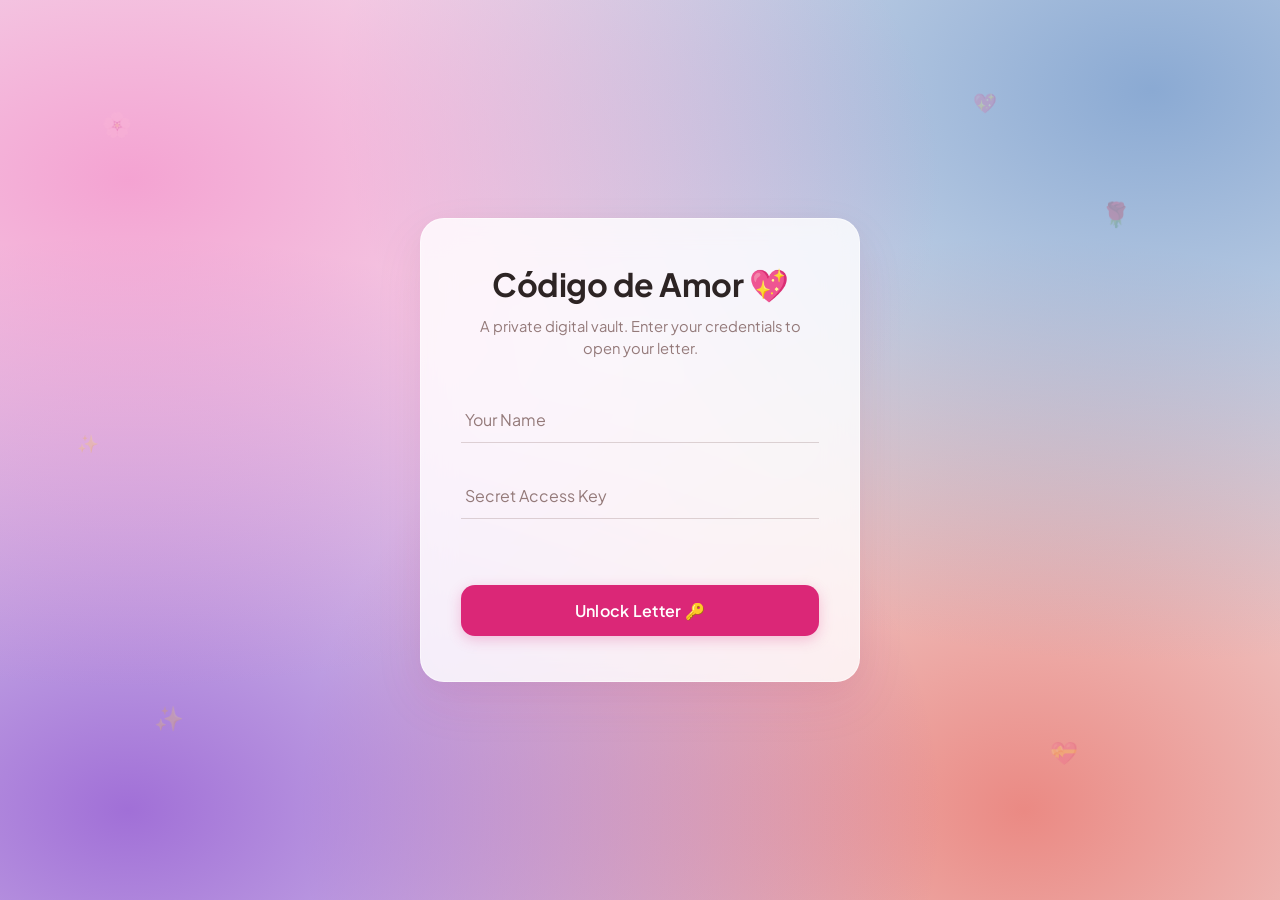
<file: index.html>
<!doctype html>
<html lang="en">
  <head>
    <meta charset="UTF-8" />
    <meta name="viewport" content="width=device-width, initial-scale=1.0" />
    <title>Solo Para Ti 🕊️</title>
    <link rel="icon" href="https://fav.farm/💌" />
    <link rel="stylesheet" href="styles.css" />
  </head>
  <body>
    <div class="floating-particle" id="p1">🌸</div>
    <div class="floating-particle" id="p2">✨</div>
    <div class="floating-particle" id="p3">🌹</div>
    <div class="floating-particle" id="p4">💖</div>
    <div class="floating-particle" id="p5">💝</div>
    <div class="floating-particle" id="p6">✨</div>

    <div class="card-container" id="gatekeeper-card">
      <h1 class="landing-title">Código de Amor 💖</h1>
      <p class="landing-subtitle">
        A private digital vault. Enter your credentials to open your letter.
      </p>

      <form id="vault-form" onsubmit="unlockVault(event)">
        <div class="input-group">
          <input type="text" id="recipient-name" required autocomplete="off" />
          <label>Your Name</label>
        </div>

        <div class="input-group">
          <input type="password" id="secret-key" required autocomplete="off" />
          <label>Secret Access Key</label>
        </div>

        <p class="error-message" id="gate-error"></p>

        <button type="submit" class="unlock-btn" id="submit-btn">
          Unlock Letter 🔑
        </button>
      </form>
    </div>

    <!-- PHASE 2: The Timeline Mailbox (Letter Selection - New!) -->
    <div class="card-container hidden" id="selection-card">
      <div class="mailbox-header">
        <h2 class="timeline-title">Your Secure Mailbox 🕊️</h2>
        <button class="logout-btn" onclick="logoutVault()">
          Lock Mailbox 🔒
        </button>
      </div>
      <p class="timeline-subtitle" id="mailbox-subtitle">
        Select a manuscript from your digital timeline to read it.
      </p>

      <div class="timeline-list" id="timeline-list"></div>
    </div>

    <!-- PHASE 3: The Adaptive Letter Canvas (Reading Room) -->
    <div class="card-container hidden" id="letter-card">
      <button class="back-btn" onclick="backToMailbox()">
        ← Back to Mailbox
      </button>

      <div class="header-tags">
        <span>De: Upsilon Vibes ✨</span>
        <span id="recipient-tag">Para: ... 🕊️</span>
      </div>
      <div class="cc-tag" id="cc-tag">CC: ... 🧩</div>

      <hr class="divider" />

      <div id="media-attachment-box"></div>

      <div id="gallery-hook"></div>

      <article class="letter-body" id="letter-content"></article>
      <div id="reply-hook"></div>
    </div>

    <!-- Core Script Engine -->
    <script src="router.js"></script>
  </body>
</html>
</file>
<file: styles.css>
/* ==========================================================================
   Design System Setup & Imports
   ========================================================================== */
@import url('https://fonts.googleapis.com/css2?family=Plus+Jakarta+Sans:wght@300;400;500;600;700&display=swap');

:root {
    --primary-rose: #db2777;
    --primary-rose-hover: #be185d;
    --espresso-text: #2d2424;
     --rose-gold: #947a7a;
    --soft-border: rgba(255, 255, 255, 0.45);
    --glass-bg: rgba(255, 255, 255, 0.82);
    --spring-easing: cubic-bezier(0.175, 0.885, 0.32, 1.15);
}

* {
    box-sizing: border-box;
    margin: 0;
    padding: 0;
}

body {
    /* High-end ambient mesh background using layered glowing gradients */
    background-color: #f3f4f6;
    background-image:
        radial-gradient(at 10% 20%, rgba(245, 109, 186, 0.6) 0px, transparent 50%),
        radial-gradient(at 90% 10%, rgba(94, 138, 196, 0.7) 0px, transparent 50%),
        radial-gradient(at 10% 90%, rgba(106, 23, 194, 0.6) 0px, transparent 50%),
        radial-gradient(at 80% 90%, rgba(226, 32, 18, 0.5) 0px, transparent 50%);

    font-family: 'Plus Jakarta Sans', system-ui, -apple-system, sans-serif;
    display: flex;
    justify-content: center;
    align-items: center;
    min-height: 100vh;
    padding: 24px;
    overflow-y: auto;
    position: relative;
}

/* ==========================================================================
   Ambient Floating System (Subtle & Elegant)
   ========================================================================== */
.floating-particle {
    position: absolute;
    font-size: 1.5rem;
    opacity: 0.22;
    /* Softened so it sits purely in the background */
    animation: floatAnim 8s ease-in-out infinite;
    user-select: none;
    pointer-events: none;
    filter: drop-shadow(0 4px 6px rgba(0, 0, 0, 0.02));
}

#p1 {
    top: 12%;
    left: 8%;
    animation-duration: 9s;
}

#p2 {
    top: 78%;
    left: 12%;
    animation-duration: 11s;
    animation-delay: 1s;
}

#p3 {
    top: 22%;
    left: 86%;
    animation-duration: 10s;
    animation-delay: 1.5s;
}

#p4 {
    top: 10%;
    left: 76%;
    font-size: 1.2rem;
    animation-duration: 8s;
    animation-delay: 2.5s;
}

#p5 {
    top: 82%;
    left: 82%;
    font-size: 1.4rem;
    animation-duration: 12s;
    animation-delay: 0.5s;
}

#p6 {
    top: 48%;
    left: 6%;
    font-size: 1.1rem;
    animation-duration: 9s;
    animation-delay: 3s;
}

@keyframes floatAnim {

    0%,
    100% {
        transform: translateY(0) translateX(0) rotate(0deg);
    }

    50% {
        transform: translateY(-15px) translateX(8px) rotate(8deg);
    }
}

/* ==========================================================================
   Unified Glassmorphism Card System
   ========================================================================== */
.card-container {
    background: var(--glass-bg);
    width: 100%;
    max-width: 440px;
    /* Snugger layout specifically optimized for inputs */
    padding: 45px 40px;
    border-radius: 24px;
    border: 1px solid var(--soft-border);
    backdrop-filter: blur(16px) saturate(120%);
    -webkit-backdrop-filter: blur(16px) saturate(120%);

    /* Clean physical elevation shadows */
    box-shadow:
        0 4px 30px rgba(0, 0, 0, 0.03),
        0 20px 50px rgba(219, 39, 119, 0.08);

    transition:
        transform 0.5s var(--spring-easing),
        opacity 0.4s ease,
        box-shadow 0.4s ease;
    position: relative;
    z-index: 10;
}

.card-container:hover {
    box-shadow:
        0 4px 30px rgba(0, 0, 0, 0.03),
        0 30px 60px rgba(219, 39, 119, 0.12);
}

.hidden {
    display: none !important;
    opacity: 0;
    transform: scale(0.96) translateY(8px);
}

/* ==========================================================================
   Landing Gate Interface Details
   ========================================================================== */
.landing-title {
    color: var(--espresso-text);
    font-size: 2rem;
    font-weight: 700;
    text-align: center;
    margin-bottom: 10px;
    letter-spacing: -0.5px;
}

.landing-subtitle {
    color: var(--rose-gold);
    font-size: 0.92rem;
    font-weight: 400;
    text-align: center;
    margin-bottom: 38px;
    line-height: 1.50;
    padding: 0 10px;
}

/* Floating Label Interactive Input Groups */
.input-group {
    position: relative;
    margin-bottom: 30px;
}

.input-group input {
    width: 100%;
    padding: 12px 4px;
    font-family: inherit;
    font-size: 1rem;
    font-weight: 500;
    color: var(--espresso-text);
    border: none;
    border-bottom: 1.5px solid rgba(148, 122, 122, 0.3);
    background: transparent;
    outline: none;
    transition: border-color 0.25s ease;
}

.input-group label {
    position: absolute;
    top: 12px;
    left: 4px;
    font-size: 1rem;
    color: var(--rose-gold);
    pointer-events: none;
    transition: 0.2s cubic-bezier(0.25, 0.8, 0.25, 1) all;
}

/* Perfecting floating states */
.input-group input:focus~label,
.input-group input:valid~label {
    top: -14px;
    left: 2px;
    font-size: 0.82rem;
    color: var(--primary-rose);
    font-weight: 700;
}

.input-group input:focus {
    border-bottom: 1.5px solid var(--primary-rose);
}

/* Buttons and Dynamic Alerts */
.unlock-btn {
    width: 100%;
    padding: 15px;
    background: var(--primary-rose);
    color: #ffffff;
    border: none;
    border-radius: 14px;
    font-family: inherit;
    font-size: 1rem;
    font-weight: 600;
    letter-spacing: 0.3px;
    cursor: pointer;
    box-shadow: 0 4px 14px rgba(219, 39, 119, 0.25);
    transition: background 0.2s ease, transform 0.2s ease, box-shadow 0.2s ease;
}

.unlock-btn:hover {
    background: var(--primary-rose-hover);
    transform: translateY(-1px);
    box-shadow: 0 6px 20px rgba(219, 39, 119, 0.35);
}

.unlock-btn:active {
    transform: translateY(1px);
}

.error-message {
    color: #e11d48;
    font-size: 0.85rem;
    text-align: center;
    margin-bottom: 18px;
    min-height: 18px;
    font-weight: 600;
}

/* Enhanced Feedback Shake */
.shake {
    animation: shakeAnim 0.35s ease-in-out;
}

@keyframes shakeAnim {

    0%,
    100% {
        transform: translateX(0);
    }

    15%,
    45%,
    75% {
        transform: translateX(-6px);
    }

    30%,
    60%,
    90% {
        transform: translateX(6px);
    }
}

/* ==========================================================================
   PHASE 2: Timeline Selection View Design
   ========================================================================== */
#selection-card {
    max-width: 480px;
    padding: 45px 30px;
}

.timeline-title {
    color: var(--espresso-text);
    font-size: 1.65rem;
    font-weight: 700;
    text-align: center;
    margin-bottom: 6px;
    letter-spacing: -0.3px;
}

.timeline-subtitle {
    color: var(--rose-gold);
    font-size: 0.88rem;
    text-align: center;
    margin-bottom: 35px;
}

/* Timeline List Container */
.timeline-list {
    display: flex;
    flex-direction: column;
    gap: 16px;
    max-height: 380px;
    /* Limits size and gracefully allows scrolling if you have 10+ letters */
    overflow-y: auto;
    padding-right: 6px;
}

/* Custom Scrollbar for a luxurious feel */
.timeline-list::-webkit-scrollbar {
    width: 4px;
}

.timeline-list::-webkit-scrollbar-thumb {
    background: rgba(219, 39, 119, 0.2);
    border-radius: 10px;
}

/* Individual Interactive Letter Row Item */
.timeline-item {
    position: relative;
    display: flex;
    justify-content: space-between;
    align-items: center;
    padding: 20px 22px;
    background: rgba(255, 255, 255, 0.62);
    border: 1px solid rgba(255, 255, 255, 0.85);
    border-radius: 18px;
    cursor: pointer;
    overflow: hidden;

    transition:
        transform 0.3s var(--spring-easing),
        background 0.3s ease,
        border-color 0.3s ease,
        box-shadow 0.3s ease;
}

.timeline-item:hover {
    background: rgba(255, 255, 255, 0.9);
    border-color: rgba(219, 39, 119, 0.2);
    transform: translateY(-3px);
    box-shadow: 0 12px 24px rgba(219, 39, 119, 0.07);
}

/* Soft letter-paper glow */
.timeline-item::before {
    content: "✉";
    position: absolute;
    right: 24px;
    top: 50%;
    transform: translateY(-50%) rotate(-8deg);
    font-size: 2.8rem;
    color: var(--primary-rose);
    opacity: 0.055;
    pointer-events: none;
    transition: transform 0.3s ease, opacity 0.3s ease;
}

.timeline-item:hover::before {
    transform: translateY(-50%) rotate(0deg) scale(1.08);
    opacity: 0.09;
}

/* Bottom accent */
.timeline-item::after {
    content: "";
    position: absolute;
    bottom: 0;
    left: 18px;
    right: 18px;
    height: 2px;
    background: linear-gradient(to right,
            transparent,
            rgba(219, 39, 119, 0.55),
            transparent);
    opacity: 0;
    transition: opacity 0.3s ease;
}

.timeline-item:hover::after {
    opacity: 1;
}

/* Envelope item action click state */
.envelope-opening {
    animation: envelopeOpen 0.38s ease forwards;
    pointer-events: none;
}

@keyframes envelopeOpen {
    0% {
        transform: scale(1) translateY(0);
        opacity: 1;
    }

    45% {
        transform: scale(0.98) translateY(-2px);
    }

    100% {
        transform: scale(0.94) translateY(-8px);
        opacity: 0;
    }
}

@keyframes openFlapAnim {
    0% {
        transform: scale(1);
        background: #ffffff;
    }

    50% {
        transform: scale(0.98) translateY(2px);
        background: #fdf2f8;
    }

    100% {
        transform: scale(0.95) translateY(-8px);
        opacity: 0;
    }
}

/* Left-Side Meta Info block */
.item-meta {
    display: flex;
    flex-direction: column;
    gap: 4px;
}

.item-date {
    font-size: 0.75rem;
    font-weight: 700;
    text-transform: uppercase;
    color: var(--primary-rose);
    letter-spacing: 1px;
}

.item-title {
    font-family: 'Playfair Display', Georgia, serif;
    font-size: 1.02rem;
    font-weight: 600;
    line-height: 1.35;
    color: var(--espresso-text);
}

.item-number {
    display: inline-flex;
    align-items: center;
    justify-content: center;
    min-width: 42px;
    height: 26px;
    padding: 0 9px;
    margin-right: 10px;
    border-radius: 7px;
    background: rgba(219, 39, 119, 0.07);
    border: 1px solid rgba(219, 39, 119, 0.14);
    color: var(--primary-rose);
    font-family: 'Plus Jakarta Sans', sans-serif;
    font-size: 0.68rem;
    font-weight: 700;
    letter-spacing: 0.6px;
    flex-shrink: 0;
    transition: background 0.25s ease, transform 0.25s ease;
}
.item-info {
    display: flex;
    flex-direction: column;
    gap: 5px;
    min-width: 0;
}

.item-date {
    font-family: 'Plus Jakarta Sans', sans-serif;
    font-size: 0.68rem;
    font-weight: 600;
    color: #9a8c8c;
    letter-spacing: 0.4px;
    text-transform: uppercase;
}

.item-title {
    font-family: 'Playfair Display', Georgia, serif;
    font-size: 1.02rem;
    font-weight: 600;
    line-height: 1.35;
    color: var(--espresso-text);
}
.item-meta {
    display: flex;
    align-items: center;
    min-width: 0;
    flex: 1;
}
.timeline-item:hover .item-number {
    background: rgba(219, 39, 119, 0.12);
    transform: translateY(-1px);
}

.mailbox-header {
    display: flex;
    justify-content: space-between;
    align-items: flex-start;
    margin-bottom: 10px;
    gap: 16px;
}

.mailbox-header .timeline-title {
    margin-bottom: 0;
    text-align: left;
    line-height: 1.2;
}

.logout-btn {
    background: rgba(219, 39, 119, 0.08);
    color: var(--primary-rose);
    border: 1px solid rgba(219, 39, 119, 0.12);
    padding: 7px 13px;
    border-radius: 20px;
    font-family: inherit;
    font-size: 0.76rem;
    font-weight: 600;
    cursor: pointer;
    transition:
        background 0.2s ease,
        transform 0.2s ease,
        border-color 0.2s ease;
    white-space: nowrap;
}

.logout-btn:hover {
    background: rgba(219, 39, 119, 0.14);
    border-color: rgba(219, 39, 119, 0.22);
    transform: translateY(-1px);
}

.logout-btn:active {
    transform: translateY(1px);
}

/* ==========================================================================
   PHASE 3: Immersive Letter Reading Room Design
   ========================================================================== */
@import url('https://fonts.googleapis.com/css2?family=Playfair+Display:ital,wght@0,400..700;1,400..700&display=swap');

#letter-card {
    background: linear-gradient(145deg, #fffdfa 70%, #fdf2f8 100%);
    max-width: 580px;
    padding: 55px 45px;
    border-radius: 32px;
    border: 1px solid rgba(219, 39, 119, 0.12);

    /* Luxury paper depth shadow lines */
    box-shadow:
        0 30px 70px rgba(219, 39, 119, 0.12),
        inset 0 0 40px rgba(254, 242, 242, 0.7);

    position: relative;
}

/* Elegant Floating Back Anchor Button */
.back-btn {
    background: rgba(219, 39, 119, 0.05);
    border: 1px solid rgba(219, 39, 119, 0.08);
    color: var(--primary-rose);
    font-size: 0.8rem;
    font-weight: 600;
    padding: 6px 14px;
    border-radius: 20px;
    cursor: pointer;
    margin-bottom: 35px;
    transition: background 0.2s ease, transform 0.2s ease, color 0.2s ease;
    display: inline-flex;
    align-items: center;
}

.back-btn:hover {
    background: var(--primary-rose);
    color: #ffffff;
    transform: translateX(-2px);
}

/* Micro Envelope Seal Ribbon Overlay Accent */
#letter-card::before {
    content: "🌸";
    position: absolute;
    top: -18px;
    left: 50%;
    transform: translateX(-50%);
    font-size: 1.8rem;
    background: #fffdfa;
    padding: 0 12px;
    border-radius: 50%;
    filter: drop-shadow(0 4px 8px rgba(219, 39, 119, 0.15));
}

/* Header Meta Elements */
.header-tags {
    display: flex;
    justify-content: space-between;
    align-items: center;
    gap: 12px;
    margin: 22px 0 10px;
    flex-wrap: wrap;
}

.header-tags span {
    display: inline-flex;
    align-items: center;
    gap: 6px;
    padding: 7px 11px;
    border-radius: 999px;
    background: rgba(255, 255, 255, 0.62);
    border: 1px solid rgba(255, 255, 255, 0.7);
    color: #756666;
    font-size: 0.72rem;
    font-weight: 600;
    letter-spacing: 0.2px;
}

.cc-tag {
    display: inline-block;
    margin-bottom: 18px;
    padding: 5px 10px;
    border-radius: 8px;
    background: rgba(148, 122, 122, 0.08);
    color: var(--rose-gold);
    font-size: 0.68rem;
    font-style: italic;

}

/* Floral Line Divider Gradient */
.divider {
    height: 1px;
    border: 0;
    margin: 0 0 34px;
    background: linear-gradient(to right,
            transparent,
            rgba(148, 122, 122, 0.28),
            transparent);
}

/* Letter Title with Subtle Decorative Accent */
.letter-title {
    margin: 8px 0 30px;
    font-family: 'Playfair Display', Georgia, serif;
    font-size: clamp(1.8rem, 5vw, 2.35rem);
    font-weight: 600;
    line-height: 1.2;
    letter-spacing: -0.02em;
    text-align: center;
    color: var(--espresso-text);
}

.letter-title::after {
    content: "✦";
    display: block;
    margin-top: 14px;
    font-size: 0.75rem;
    color: var(--primary-rose);
    opacity: 0.55;
}

/* High-End Literary Typography for Letter Body */
.letter-body p {
    font-family: 'Playfair Display', Georgia, serif;
    color: var(--espresso-text);
    font-size: 1.12rem;
    line-height: 1.95;
    margin-bottom: 24px;
    text-align: justify;
    letter-spacing: 0.1px;
}

/* Highlighting Multi-Lingual Emphasis Passages (French/Spanish details) */
.letter-body em {
    font-family: 'Playfair Display', Georgia, serif;
    font-style: italic;
    font-weight: 600;
    color: var(--primary-rose);
    background: linear-gradient(120deg, rgba(252, 231, 243, 0.4) 0%, rgba(252, 231, 243, 0.1) 100%);
    padding: 2px 4px;
    border-radius: 4px;
}

/* Elegant Signature Script Alignment */
.signature {
    font-family: 'Playfair Display', Georgia, serif;
    font-style: italic;
    font-size: 1.08rem;
    margin-top: 55px;
    border-top: 1px dashed rgba(219, 39, 119, 0.12);
    padding-top: 24px;
    line-height: 1.7;
    text-align: right !important;
    color: var(--rose-gold);
    margin-bottom: 8px;
    text-align: right;
}

.signature strong {
    font-family: 'Playfair Display', Georgia, serif;
    font-size: 1.15rem;
    font-weight: 600;
    font-style: normal;
    letter-spacing: 1.5px;
    text-transform: uppercase;
    color: var(--espresso-text);
    display: inline-block;
    margin-top: 4px;

}
    /* Media/Music Placeholder Frame */
    #media-attachment-box {
        margin-bottom: 36px;
        border-radius: 16px;
        overflow: hidden;
        background: rgba(255, 255, 255, 0.4);
        border: 1px dashed rgba(219, 39, 119, 0.15);
        transition: border-color 0.3s ease;
    }

    .memory-grid {
        display: grid;
        grid-template-columns: repeat(2, 1fr);
        gap: 24px;
        margin: 36px 0;
        padding: 10px 0;
    }

    /* Individual Polaroid Styling Elements */
    .polaroid-card {
        background: #ffffff;
        padding: 12px 12px 24px 12px;
        border-radius: 4px;
        box-shadow: 0 8px 20px rgba(0, 0, 0, 0.06);
        border: 1px solid rgba(0, 0, 0, 0.03);
        transition: transform 0.3s ease, box-shadow 0.3s ease;
    }

    .polaroid-card img {
        width: 100%;
        height: 190px;
        object-fit: cover;
        border-radius: 2px;
        border: 1px solid rgba(0, 0, 0, 0.05);
    }

    /* Fun physical polaroid rotation offsets to make them look scattered naturally */
    .polaroid-card:nth-child(odd) {
        transform: rotate(-3deg);
    }

    .polaroid-card:nth-child(even) {
        transform: rotate(3deg);
    }

    .polaroid-card:hover {
        transform: rotate(0deg) scale(1.06);
        box-shadow: 0 15px 30px rgba(219, 39, 119, 0.12);
        z-index: 5;
    }



    /* Widescreen Media Framework */
    .video-responsive-wrapper {
        position: relative;
        width: 100%;
        height: 0;
        padding-bottom: 56.25%;
    }

    .video-responsive-wrapper iframe {
        position: absolute;
        top: 0;
        left: 0;
        width: 100%;
        height: 100%;
        border: none;
        border-radius: 12px;
    }

    /* Compact layout framework for the iframe track adjustments */
    .spotify-frame-style {
        border-radius: 12px;
        display: block;
    }

    /* WhatsApp Interactive Reply Button Framework */
    .reply-container {
        display: flex;
        justify-content: center;
        margin: 40px 0 20px 0;
    }

    .whatsapp-reply-btn {
        display: inline-flex;
        align-items: center;
        gap: 10px;
        background: #25d366;
        color: #ffffff;
        text-decoration: none;
        font-family: 'Plus Jakarta Sans', sans-serif;
        font-size: 0.9rem;
        font-weight: 700;
        padding: 12px 24px;
        border-radius: 24px;
        box-shadow: 0 8px 20px rgba(37, 211, 102, 0.25);
        transition: transform 0.2s var(--spring-easing), box-shadow 0.2s ease, background 0.2s ease;
    }

    .whatsapp-reply-btn:hover {
        background: #20ba5a;
        transform: translateY(-2px) scale(1.02);
        box-shadow: 0 12px 26px rgba(37, 211, 102, 0.35);
    }

    .whatsapp-reply-btn:active {
        transform: translateY(1px);
    }

    /* ==========================================================================
   Mobile Configurations
   ========================================================================== */
    @media (max-width: 600px) {
        .letter-body p {
            text-align: left;
            font-size: 1.05rem;
            line-height: 1.85;
        }

        .letter-title {
            font-size: 1.75rem;
        }

        .signature {
            text-align: center !important;
        }

        .memory-grid {
            grid-template-columns: 1fr;
            gap: 24px;
            padding: 10px 12px;
        }

        .polaroid-card img {
            height: 220px;
        }

        .polaroid-card:nth-child(odd) {
            transform: rotate(-2deg);
        }

        .polaroid-card:nth-child(even) {
            transform: rotate(2deg);
        }

        .reply-container {
            margin: 34px 0 16px;
            padding: 0 8px;
        }

        .whatsapp-reply-btn {
            width: 100%;
            justify-content: center;
            padding: 13px 18px;
            font-size: 0.85rem;
        }
    }

    @media (max-width: 480px) {
        body {
            padding: 16px;
        }

        .card-container {
            padding: 35px 24px;
            border-radius: 20px;
        }

        .landing-title {
            font-size: 1.75rem;
        }

        #letter-card {
            padding: 45px 24px 35px 24px;
            border-radius: 24px;
        }

        .letter-body p {
            font-size: 1.04rem;
            line-height: 1.85;
            text-align: left;
            /* Better flow on narrow screens */
        }

        .header-tags {
            flex-direction: column;
            gap: 6px;
        }

        .memory-grid {
            grid-template-columns: 1fr;
            gap: 25px;
        }

        .polaroid-card img {
            height: 200px;
        }
    }

    @media (max-width: 400px) {
        .mailbox-header {
            flex-direction: column;
            align-items: center;
            text-align: center;
        }

        .mailbox-header .timeline-title {
            text-align: center;
        }
    }
</file>
